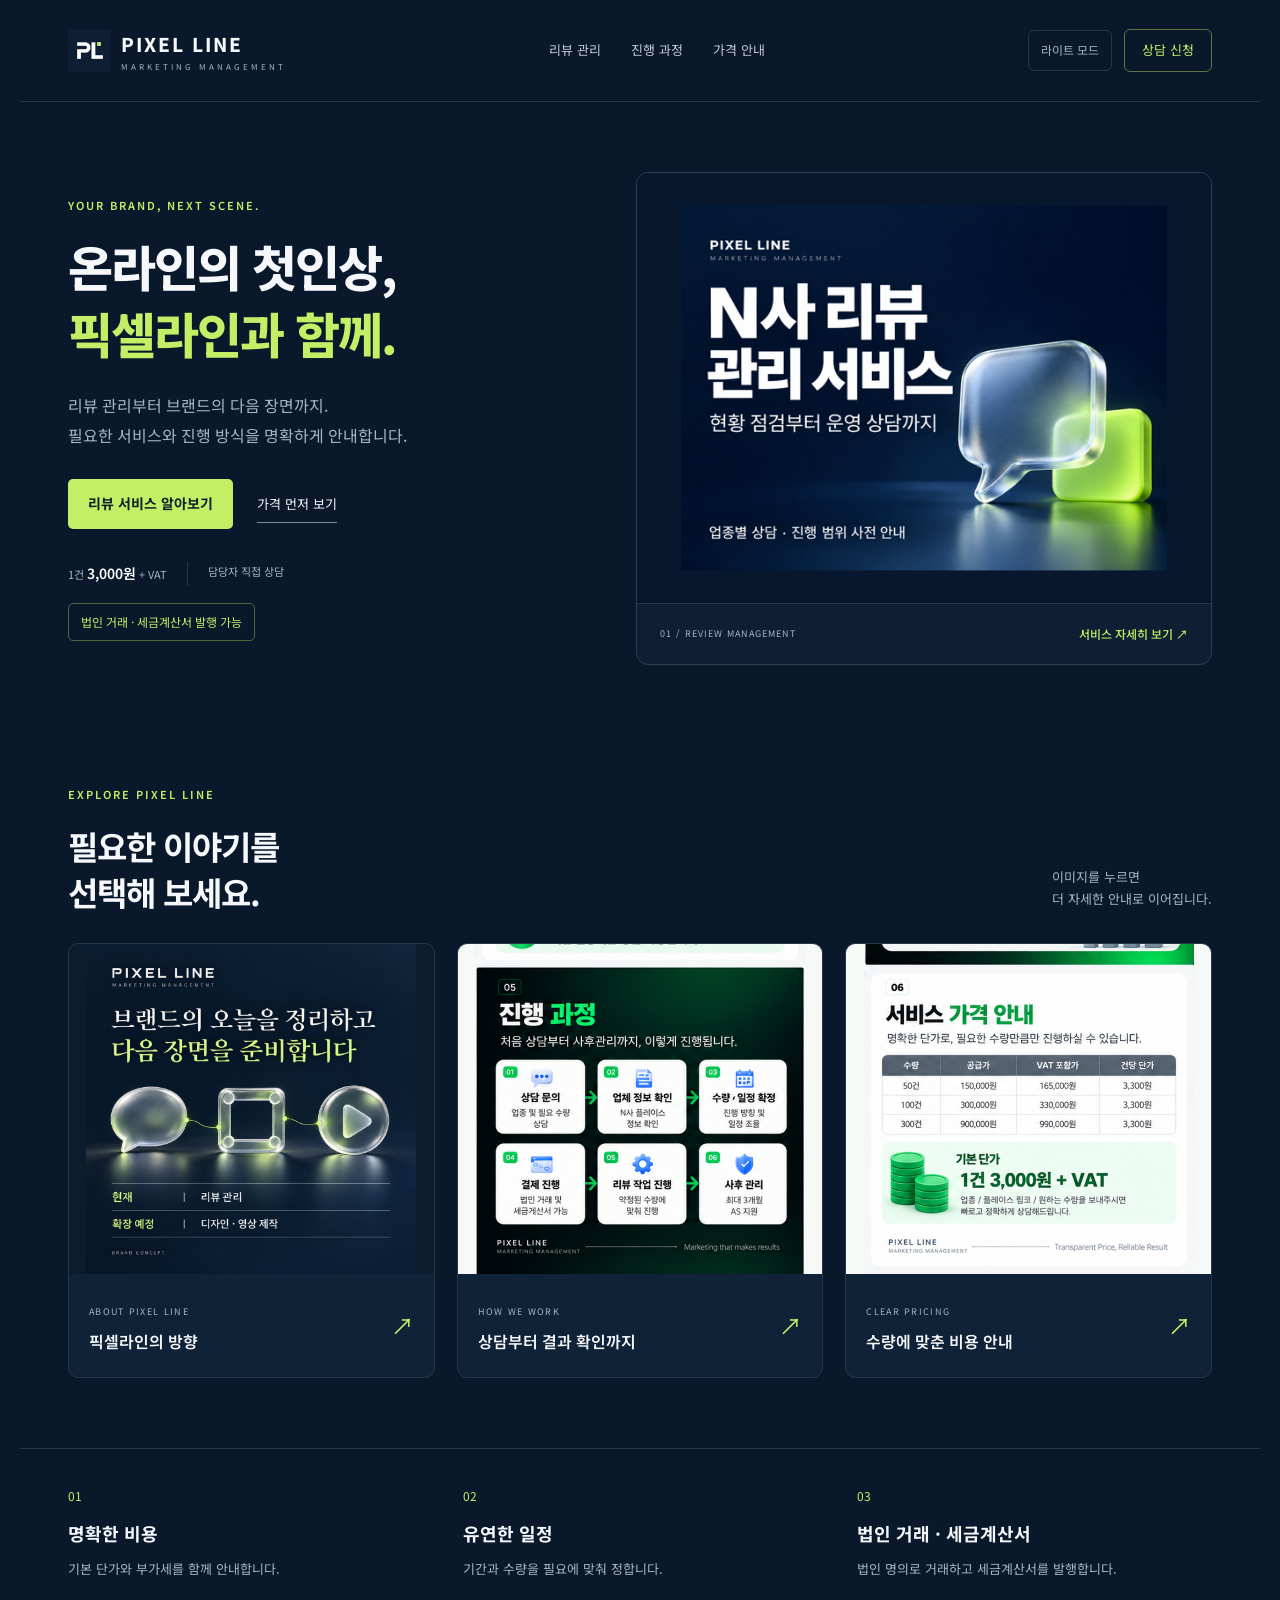
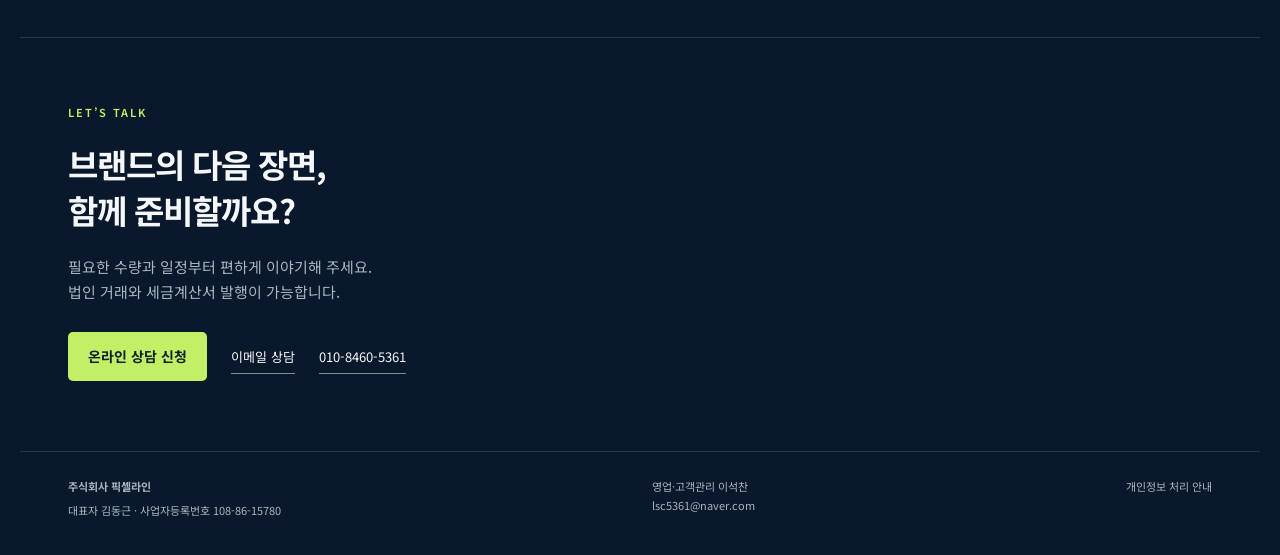
<file: index.html>
<!doctype html><html lang="ko" data-theme="dark"><head><meta charset="utf-8"><meta name="viewport" content="width=device-width,initial-scale=1"><title>픽셀라인 | 리뷰 관리와 브랜드의 다음 장면</title><meta name="description" content="픽셀라인의 실제 방문 경험 기반 리뷰 작성 서비스. 1건 3,000원 + VAT, 법인 거래 및 세금계산서 발행 가능."><link rel="icon" href="assets/logo.png"><script src="script.js" defer></script><link rel="stylesheet" href="style.css"><link href="https://fonts.googleapis.com/css2?family=Noto+Sans+KR:wght@400;500;600;700;800;900&display=swap" rel="stylesheet"></head><body><header class="wrap"><a class="logo" href="index.html"><img src="assets/logo.png" alt="PL 로고"><span>PIXEL LINE<small>MARKETING MANAGEMENT</small></span></a><nav><a href="review.html">리뷰 관리</a><a href="process.html">진행 과정</a><a href="pricing.html">가격 안내</a></nav><div class="header-actions"><button id="theme" type="button" aria-label="밝은 화면으로 바꾸기">라이트 모드</button><a class="contact-link" href="consultation.html">상담 신청</a></div></header><main><section class="hero wrap"><div class="hero-copy"><p class="eyebrow">YOUR BRAND, NEXT SCENE.</p><h1>온라인의 첫인상,<br><em>픽셀라인과 함께.</em></h1><p class="lead">리뷰 관리부터 브랜드의 다음 장면까지.<br>필요한 서비스와 진행 방식을 명확하게 안내합니다.</p><div class="actions"><a class="button" href="review.html">리뷰 서비스 알아보기</a><a class="text-link" href="pricing.html">가격 먼저 보기</a></div><div class="mini"><span>1건 <strong>3,000원</strong> + VAT</span><span>담당자 직접 상담</span></div><p class="corporate-badge">법인 거래 · 세금계산서 발행 가능</p></div><a class="hero-art" href="review.html" aria-label="리뷰 관리 서비스 상세 페이지 보기"><img src="assets/review.png" alt="N사 리뷰 관리 서비스. 현황 점검부터 운영 상담까지."><div class="art-bottom"><span>01 / REVIEW MANAGEMENT</span><strong>서비스 자세히 보기 ↗</strong></div></a></section><section class="explore wrap" id="explore"><div class="section-top"><div><p class="eyebrow">EXPLORE PIXEL LINE</p><h2>필요한 이야기를<br>선택해 보세요.</h2></div><p>이미지를 누르면<br>더 자세한 안내로 이어집니다.</p></div><div class="cards"><a class="visual-card" href="brand.html"><div class="card-image"><img src="assets/brand.png" alt="브랜드의 오늘을 정리하고 다음 장면을 준비합니다" loading="lazy"></div><div class="card-label"><div><span>ABOUT PIXEL LINE</span><h3>픽셀라인의 방향</h3></div><b>↗</b></div></a><a class="visual-card light" href="process.html"><div class="card-image"><img src="assets/detail-05.png" alt="진행은 명확하게. 상담, 범위 확정, 진행 안내, 결과 확인" loading="lazy"></div><div class="card-label"><div><span>HOW WE WORK</span><h3>상담부터 결과 확인까지</h3></div><b>↗</b></div></a><a class="visual-card light" href="pricing.html"><div class="card-image"><img src="assets/detail-06.png" alt="서비스 가격 안내. 50건 165,000원, 100건 330,000원, 300건 990,000원. 부가세 포함" loading="lazy"></div><div class="card-label"><div><span>CLEAR PRICING</span><h3>수량에 맞춘 비용 안내</h3></div><b>↗</b></div></a></div></section><section class="strip wrap"><div><span>01</span><h3>명확한 비용</h3><p>기본 단가와 부가세를 함께 안내합니다.</p></div><div><span>02</span><h3>유연한 일정</h3><p>기간과 수량을 필요에 맞춰 정합니다.</p></div><div><span>03</span><h3>법인 거래 · 세금계산서</h3><p>법인 명의로 거래하고 세금계산서를 발행합니다.</p></div></section></main><section class="contact wrap" id="contact"><p class="eyebrow">LET’S TALK</p><h2>브랜드의 다음 장면,<br>함께 준비할까요?</h2><p>필요한 수량과 일정부터 편하게 이야기해 주세요.<br>법인 거래와 세금계산서 발행이 가능합니다.</p><a class="button" href="consultation.html">온라인 상담 신청</a><a class="text-link" href="mailto:lsc5361@naver.com">이메일 상담</a><a class="text-link" href="tel:+821084605361">010-8460-5361</a></section><footer class="wrap"><div><strong>주식회사 픽셀라인</strong><p>대표자 김동근 · 사업자등록번호 108-86-15780</p></div><div>영업·고객관리 이석찬<br>lsc5361@naver.com</div><a href="privacy.html">개인정보 처리 안내</a></footer></body></html>
</file>
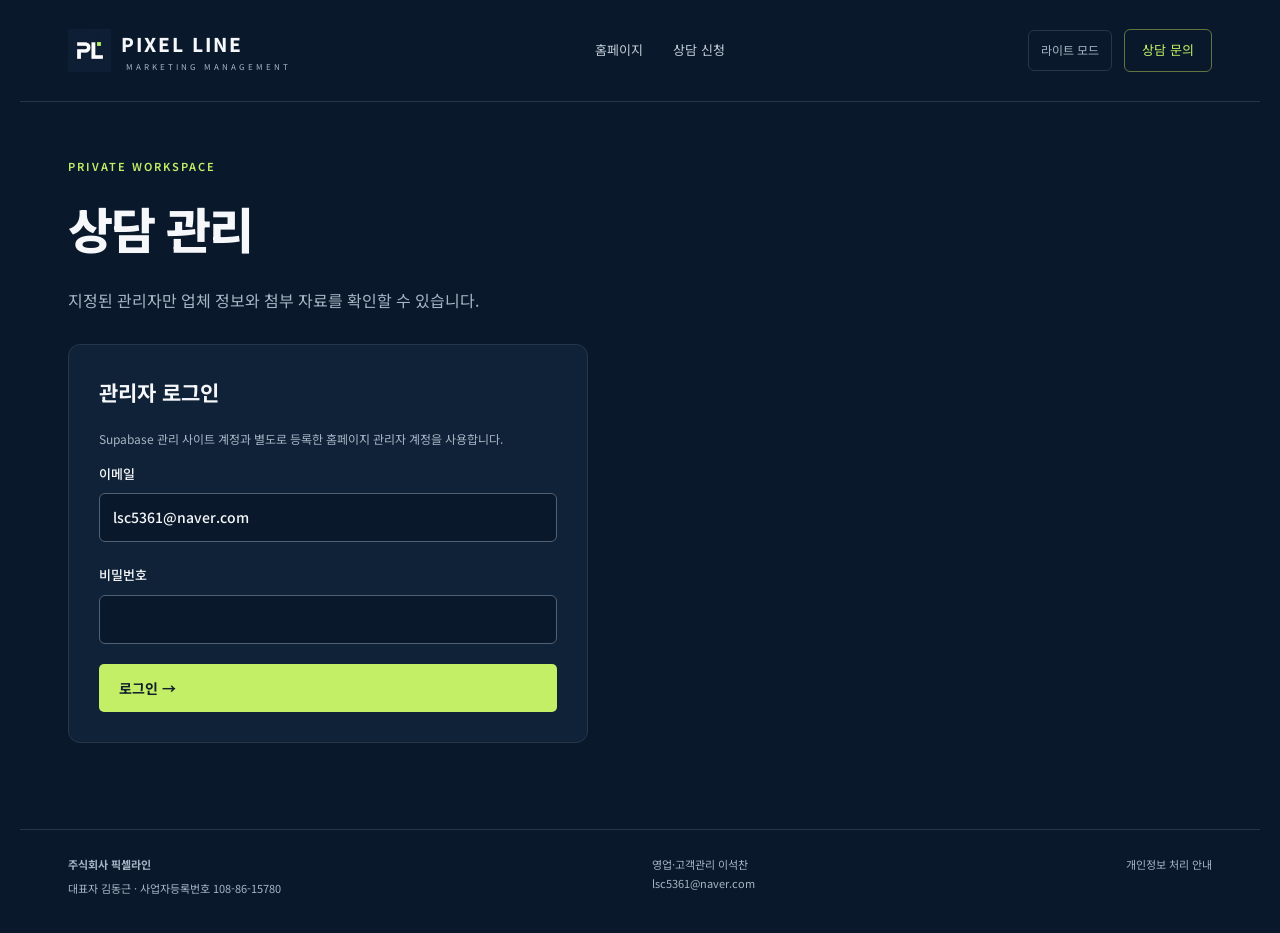
<file: admin.html>
<!doctype html><html lang="ko" data-theme="dark"><head><meta charset="utf-8"><meta name="viewport" content="width=device-width,initial-scale=1"><title>픽셀라인 | 관리자 로그인</title><meta name="description" content="픽셀라인의 실제 방문 경험 기반 리뷰 작성 서비스. 1건 3,000원 + VAT, 법인 거래 및 세금계산서 발행 가능."><link rel="icon" href="assets/logo.png"><script src="script.js" defer></script><link rel="stylesheet" href="style.css"><link href="https://fonts.googleapis.com/css2?family=Noto+Sans+KR:wght@400;500;600;700;800;900&display=swap" rel="stylesheet"><meta name="robots" content="noindex,nofollow"><link rel="stylesheet" href="consultation.css"></head><body><header class="wrap"><a class="logo" href="./"><img src="assets/logo.png" alt="PL 로고"><span>PIXEL LINE<small>MARKETING MANAGEMENT</small></span></a><nav><a href="index.html">홈페이지</a><a href="consultation.html">상담 신청</a></nav><div class="header-actions"><button id="theme" type="button" aria-label="밝은 화면으로 바꾸기">라이트 모드</button><a class="contact-link" href="./#contact">상담 문의</a></div></header><main class="wrap intake"><p class="eyebrow">PRIVATE WORKSPACE</p><h1>상담 관리</h1><p class="lead">지정된 관리자만 업체 정보와 첨부 자료를 확인할 수 있습니다.</p><section class="panel" id="login-panel" style="max-width:520px"><h2>관리자 로그인</h2><p class="hint">Supabase 관리 사이트 계정과 별도로 등록한 홈페이지 관리자 계정을 사용합니다.</p><form id="login"><label>이메일<input id="email" type="email" autocomplete="username" value="lsc5361@naver.com" required></label><label class="phone">비밀번호<input id="password" type="password" autocomplete="current-password" required></label><button class="button submit">로그인 →</button></form></section><p id="notice" role="status"></p><section id="workspace" hidden><div class="actions"><button class="button" id="refresh">새로고침</button><button class="text-link" id="logout">로그아웃</button><span id="total"></span></div><div class="admin-grid" style="margin-top:24px"><section class="panel"><h2>접수 목록</h2><form id="search-form"><label>업체명 검색<input id="search" maxlength="100" placeholder="업체명"></label><button class="button submit">검색</button></form><div class="filters"><button data-filter="" class="active">전체</button><button data-filter="new">신규</button><button data-filter="contacting">연락 중</button><button data-filter="closed">상담 종료</button></div><div id="requests"></div><div class="actions" style="margin-top:20px"><button id="previous">이전</button><button id="next">다음</button></div></section><section class="panel" id="record"><h2>상세 내용</h2><p class="hint">접수 항목을 선택해 주세요.</p></section></div></section></main><footer class="wrap"><div><strong>주식회사 픽셀라인</strong><p>대표자 김동근 · 사업자등록번호 108-86-15780</p></div><div>영업·고객관리 이석찬<br>lsc5361@naver.com</div><a href="privacy.html">개인정보 처리 안내</a></footer><script type="module" src="admin.js"></script></body></html>
</file>
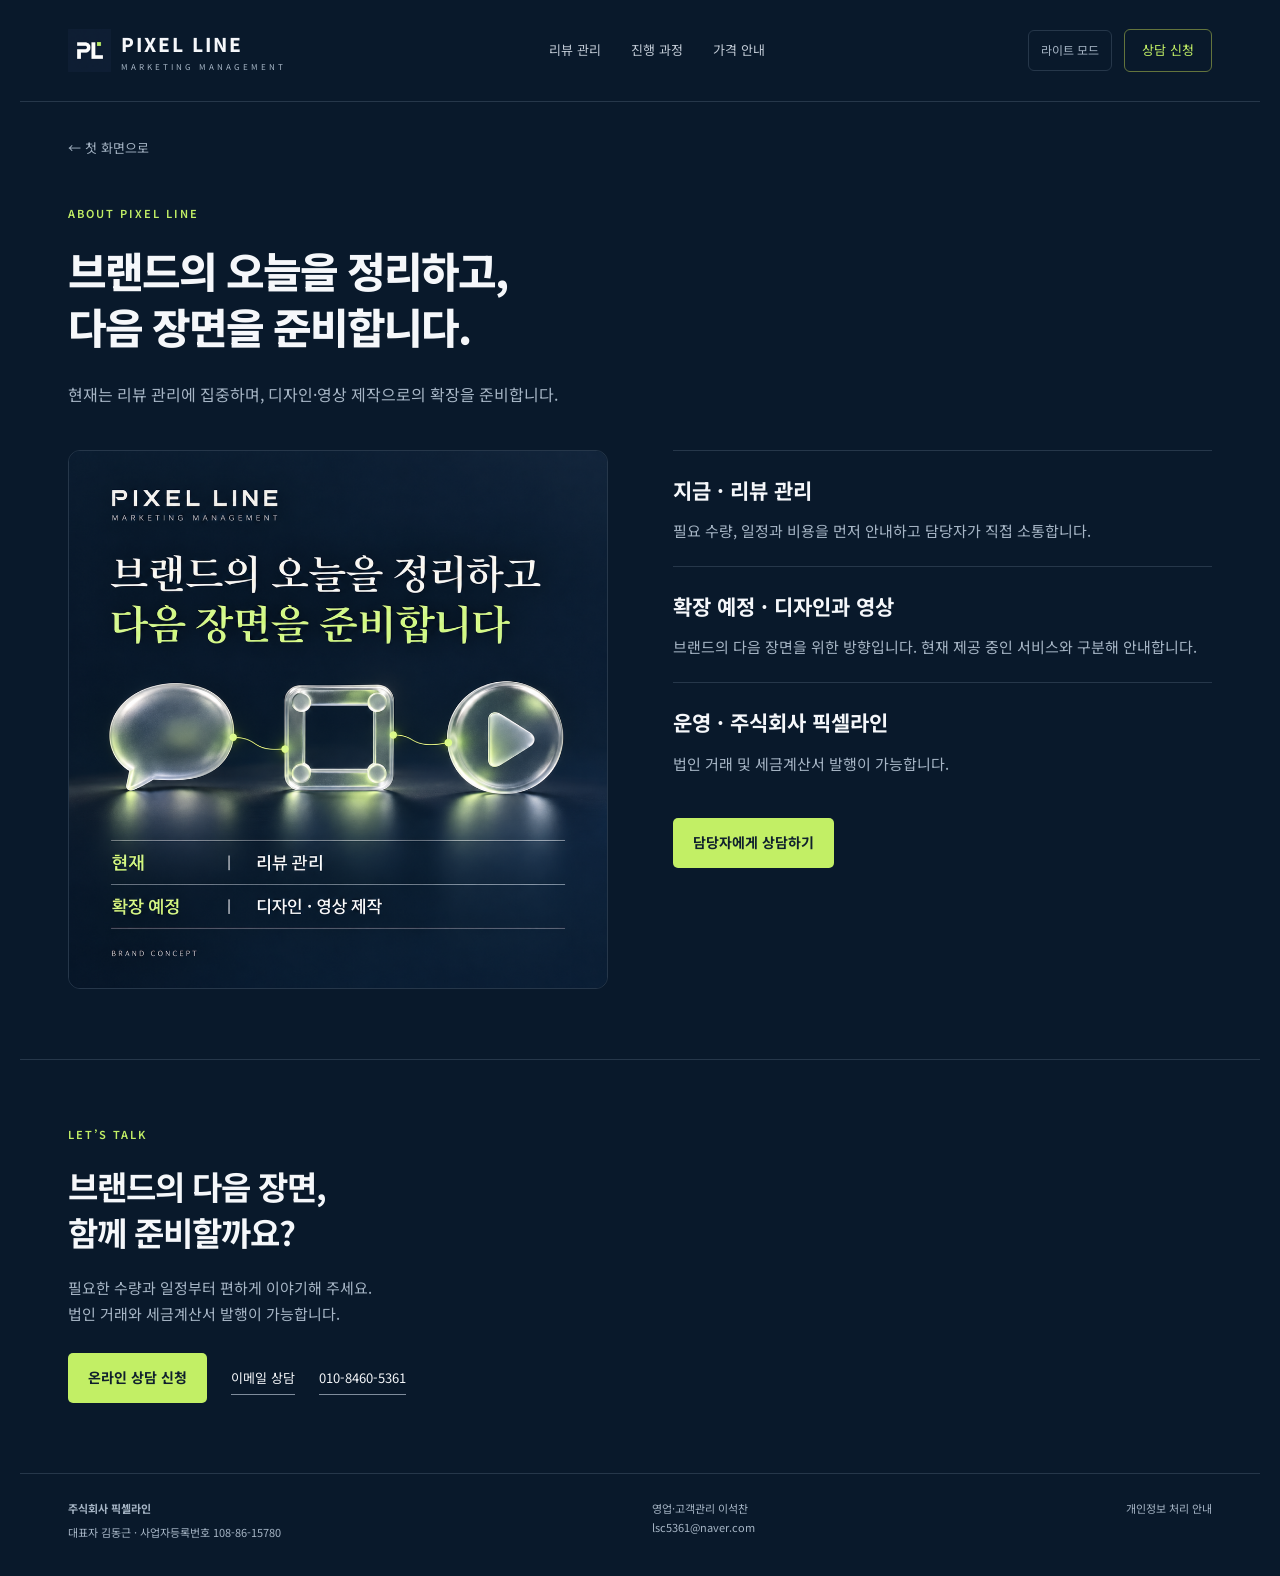
<file: brand.html>
<!doctype html><html lang="ko" data-theme="dark"><head><meta charset="utf-8"><meta name="viewport" content="width=device-width,initial-scale=1"><title>브랜드 소개 | 픽셀라인</title><meta name="description" content="픽셀라인의 실제 방문 경험 기반 리뷰 작성 서비스. 1건 3,000원 + VAT, 법인 거래 및 세금계산서 발행 가능."><link rel="icon" href="assets/logo.png"><script src="script.js" defer></script><link rel="stylesheet" href="style.css"><link href="https://fonts.googleapis.com/css2?family=Noto+Sans+KR:wght@400;500;600;700;800;900&display=swap" rel="stylesheet"></head><body><header class="wrap"><a class="logo" href="index.html"><img src="assets/logo.png" alt="PL 로고"><span>PIXEL LINE<small>MARKETING MANAGEMENT</small></span></a><nav><a href="review.html">리뷰 관리</a><a href="process.html">진행 과정</a><a href="pricing.html">가격 안내</a></nav><div class="header-actions"><button id="theme" type="button" aria-label="밝은 화면으로 바꾸기">라이트 모드</button><a class="contact-link" href="consultation.html">상담 신청</a></div></header><main class="detail wrap"><a class="back" href="index.html">← 첫 화면으로</a><p class="eyebrow">ABOUT PIXEL LINE</p><h1>브랜드의 오늘을 정리하고,<br>다음 장면을 준비합니다.</h1><p class="lead">현재는 리뷰 관리에 집중하며, 디자인·영상 제작으로의 확장을 준비합니다.</p><div class="detail-grid"><div class="detail-visual"><img src="assets/brand.png" alt="픽셀라인 브랜드 방향"></div><div class="detail-copy"><article><h2>지금 · 리뷰 관리</h2><p>필요 수량, 일정과 비용을 먼저 안내하고 담당자가 직접 소통합니다.</p></article><article><h2>확장 예정 · 디자인과 영상</h2><p>브랜드의 다음 장면을 위한 방향입니다. 현재 제공 중인 서비스와 구분해 안내합니다.</p></article><article><h2>운영 · 주식회사 픽셀라인</h2><p>법인 거래 및 세금계산서 발행이 가능합니다.</p></article><a class="button" href="index.html#contact">담당자에게 상담하기</a></div></div></main><section class="contact wrap" id="contact"><p class="eyebrow">LET’S TALK</p><h2>브랜드의 다음 장면,<br>함께 준비할까요?</h2><p>필요한 수량과 일정부터 편하게 이야기해 주세요.<br>법인 거래와 세금계산서 발행이 가능합니다.</p><a class="button" href="consultation.html">온라인 상담 신청</a><a class="text-link" href="mailto:lsc5361@naver.com">이메일 상담</a><a class="text-link" href="tel:+821084605361">010-8460-5361</a></section><footer class="wrap"><div><strong>주식회사 픽셀라인</strong><p>대표자 김동근 · 사업자등록번호 108-86-15780</p></div><div>영업·고객관리 이석찬<br>lsc5361@naver.com</div><a href="privacy.html">개인정보 처리 안내</a></footer></body></html>
</file>
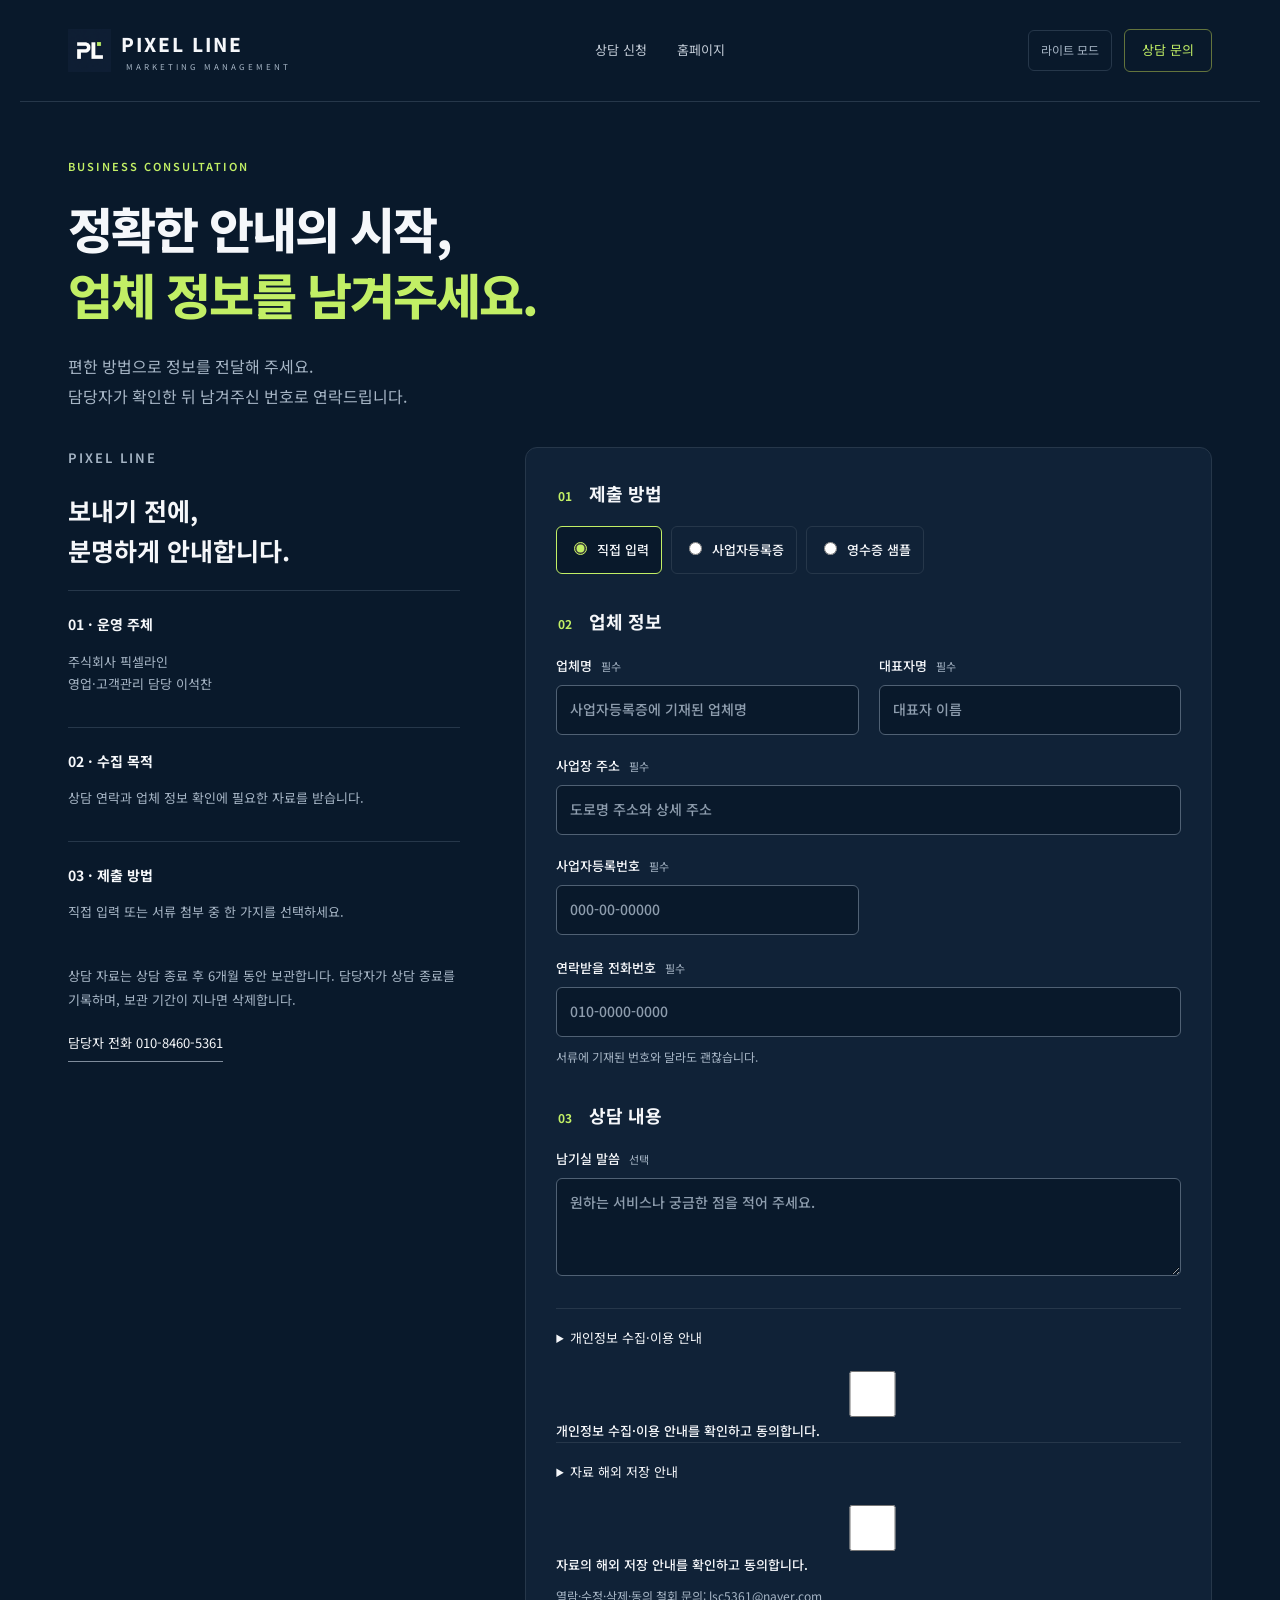
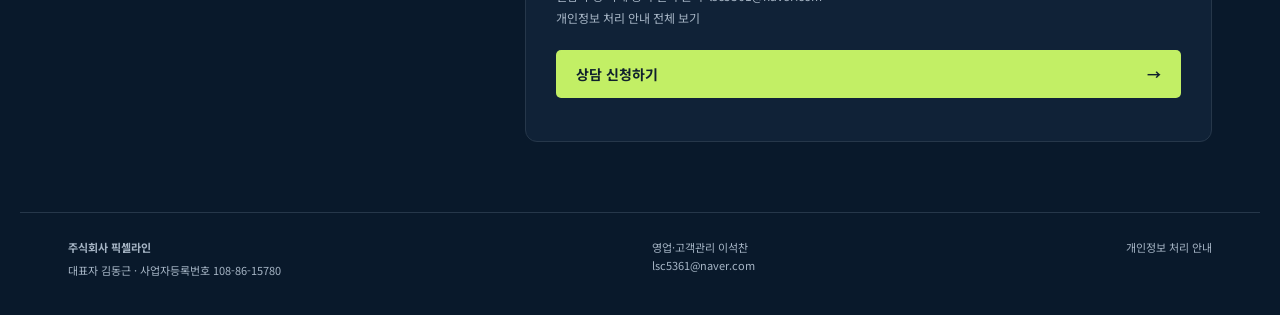
<file: consultation.html>
<!doctype html><html lang="ko" data-theme="dark"><head><meta charset="utf-8"><meta name="viewport" content="width=device-width,initial-scale=1"><title>픽셀라인 | 상담 신청</title><meta name="description" content="픽셀라인의 실제 방문 경험 기반 리뷰 작성 서비스. 1건 3,000원 + VAT, 법인 거래 및 세금계산서 발행 가능."><link rel="icon" href="assets/logo.png"><script src="script.js" defer></script><link rel="stylesheet" href="style.css"><link href="https://fonts.googleapis.com/css2?family=Noto+Sans+KR:wght@400;500;600;700;800;900&display=swap" rel="stylesheet"><meta name="robots" content="noindex,nofollow"><link rel="stylesheet" href="consultation.css"></head><body><header class="wrap"><a class="logo" href="./"><img src="assets/logo.png" alt="PL 로고"><span>PIXEL LINE<small>MARKETING MANAGEMENT</small></span></a><nav><a href="consultation.html">상담 신청</a><a href="index.html">홈페이지</a></nav><div class="header-actions"><button id="theme" type="button" aria-label="밝은 화면으로 바꾸기">라이트 모드</button><a class="contact-link" href="./#contact">상담 문의</a></div></header><main class="wrap intake"><div class="intro"><p class="eyebrow">BUSINESS CONSULTATION</p><h1>정확한 안내의 시작,<br><em>업체 정보를 남겨주세요.</em></h1><p class="lead">편한 방법으로 정보를 전달해 주세요.<br>담당자가 확인한 뒤 남겨주신 번호로 연락드립니다.</p></div><div class="intake-grid"><aside class="trust"><p class="eyebrow">PIXEL LINE</p><h2>보내기 전에,<br>분명하게 안내합니다.</h2><article><b>01 · 운영 주체</b><p>주식회사 픽셀라인<br>영업·고객관리 담당 이석찬</p></article><article><b>02 · 수집 목적</b><p>상담 연락과 업체 정보 확인에 필요한 자료를 받습니다.</p></article><article><b>03 · 제출 방법</b><p>직접 입력 또는 서류 첨부 중 한 가지를 선택하세요.</p></article><p class="hint">상담 자료는 상담 종료 후 6개월 동안 보관합니다. 담당자가 상담 종료를 기록하며, 보관 기간이 지나면 삭제합니다.</p><a class="text-link" href="tel:+821084605361">담당자 전화 010-8460-5361</a></aside><form id="intake" class="panel"><fieldset><legend><span>01</span> 제출 방법</legend><div class="methods"><label><input type="radio" name="method" value="text" checked> 직접 입력</label><label><input type="radio" name="method" value="certificate"> 사업자등록증</label><label><input type="radio" name="method" value="receipt"> 영수증 샘플</label></div></fieldset><fieldset><legend><span>02</span> 업체 정보</legend><div id="text-fields" class="field-grid"><label>업체명 <small>필수</small><input name="company" autocomplete="organization" required maxlength="100" placeholder="사업자등록증에 기재된 업체명" ></label><label>대표자명 <small>필수</small><input name="owner" autocomplete="off" required maxlength="50" placeholder="대표자 이름" ></label><label>사업장 주소 <small>필수</small><input name="address" autocomplete="street-address" required maxlength="250" placeholder="도로명 주소와 상세 주소" ></label><label>사업자등록번호 <small>필수</small><input name="businessNumber" autocomplete="off" required maxlength="12" placeholder="000-00-00000" inputmode="numeric" pattern="[0-9]{3}-?[0-9]{2}-?[0-9]{5}"></label></div><div id="file-fields" hidden><label class="upload">사진 또는 PDF 첨부<input id="attachment" name="attachment" type="file" accept="image/jpeg,image/png,application/pdf"><span class="hint">JPG · PNG · PDF / 1개, 최대 10MB</span></label><p class="hint">업체명·주소·대표자명·사업자등록번호가 보이는 자료를 준비해 주세요. 빠진 정보는 아래에 적어 주세요.</p><label>빠진 정보 보충 <small>선택</small><textarea name="supplemental" rows="3" maxlength="1000" placeholder="서류에서 확인할 수 없는 정보만 적어 주세요."></textarea></label><p class="hint">카드번호·주민등록번호·고객 이름 등 상담에 필요하지 않은 정보는 반드시 가려 주세요. 업체 정보를 전달할 권한이 있는 자료만 첨부해 주세요.</p></div><label class="phone">연락받을 전화번호 <small>필수</small><input name="phone" type="tel" autocomplete="tel" required maxlength="20" placeholder="010-0000-0000"><span class="hint">서류에 기재된 번호와 달라도 괜찮습니다.</span></label></fieldset><fieldset><legend><span>03</span> 상담 내용</legend><label>남기실 말씀 <small>선택</small><textarea name="message" rows="3" maxlength="2000" placeholder="원하는 서비스나 궁금한 점을 적어 주세요."></textarea></label></fieldset><details><summary>개인정보 수집·이용 안내</summary><p class="hint">수집 주체: 주식회사 픽셀라인<br>목적: 상담 연락 및 업체 정보 확인<br>항목: 업체명, 사업장 주소, 대표자명, 전화번호, 사업자등록번호, 선택한 첨부 자료와 문의 내용<br>보관 기간: 상담 종료 후 6개월<br>동의를 거부할 수 있으며, 필수 정보 없이는 온라인 접수가 어렵습니다.</p></details><label class="phone"><input type="checkbox" id="consent" required> 개인정보 수집·이용 안내를 확인하고 동의합니다.</label><details><summary>자료 해외 저장 안내</summary><p class="hint">수탁사: Supabase Pte. Ltd. (privacy@supabase.com)<br>저장 국가·지역: 일본 도쿄 (선택한 서버 지역)<br>항목: 위 신청서에 입력한 업체 정보·연락처·문의 내용 및 첨부파일<br>목적: 상담 접수 자료 보관 및 관리자 조회<br>시점·방법: 신청 시 암호화된 인터넷 연결로 전송<br>보관 기간: 상담 종료 후 6개월<br>해외 저장 동의를 거부할 수 있습니다. 이 경우 온라인 접수 대신 담당자에게 전화로 문의해 주세요.</p></details><label class="phone"><input type="checkbox" id="overseas-consent" required> 자료의 해외 저장 안내를 확인하고 동의합니다.</label><p class="hint">열람·수정·삭제·동의 철회 문의: <a href="mailto:lsc5361@naver.com">lsc5361@naver.com</a><br><a href="privacy.html">개인정보 처리 안내 전체 보기</a></p><div hidden aria-hidden="true"><label>웹사이트<input name="website" tabindex="-1" autocomplete="off"></label></div><button class="button submit" type="submit">상담 신청하기 <span>→</span></button><p id="form-result" role="status"></p></form></div></main><footer class="wrap"><div><strong>주식회사 픽셀라인</strong><p>대표자 김동근 · 사업자등록번호 108-86-15780</p></div><div>영업·고객관리 이석찬<br>lsc5361@naver.com</div><a href="privacy.html">개인정보 처리 안내</a></footer><script type="module" src="consultation-live.js"></script></body></html>
</file>
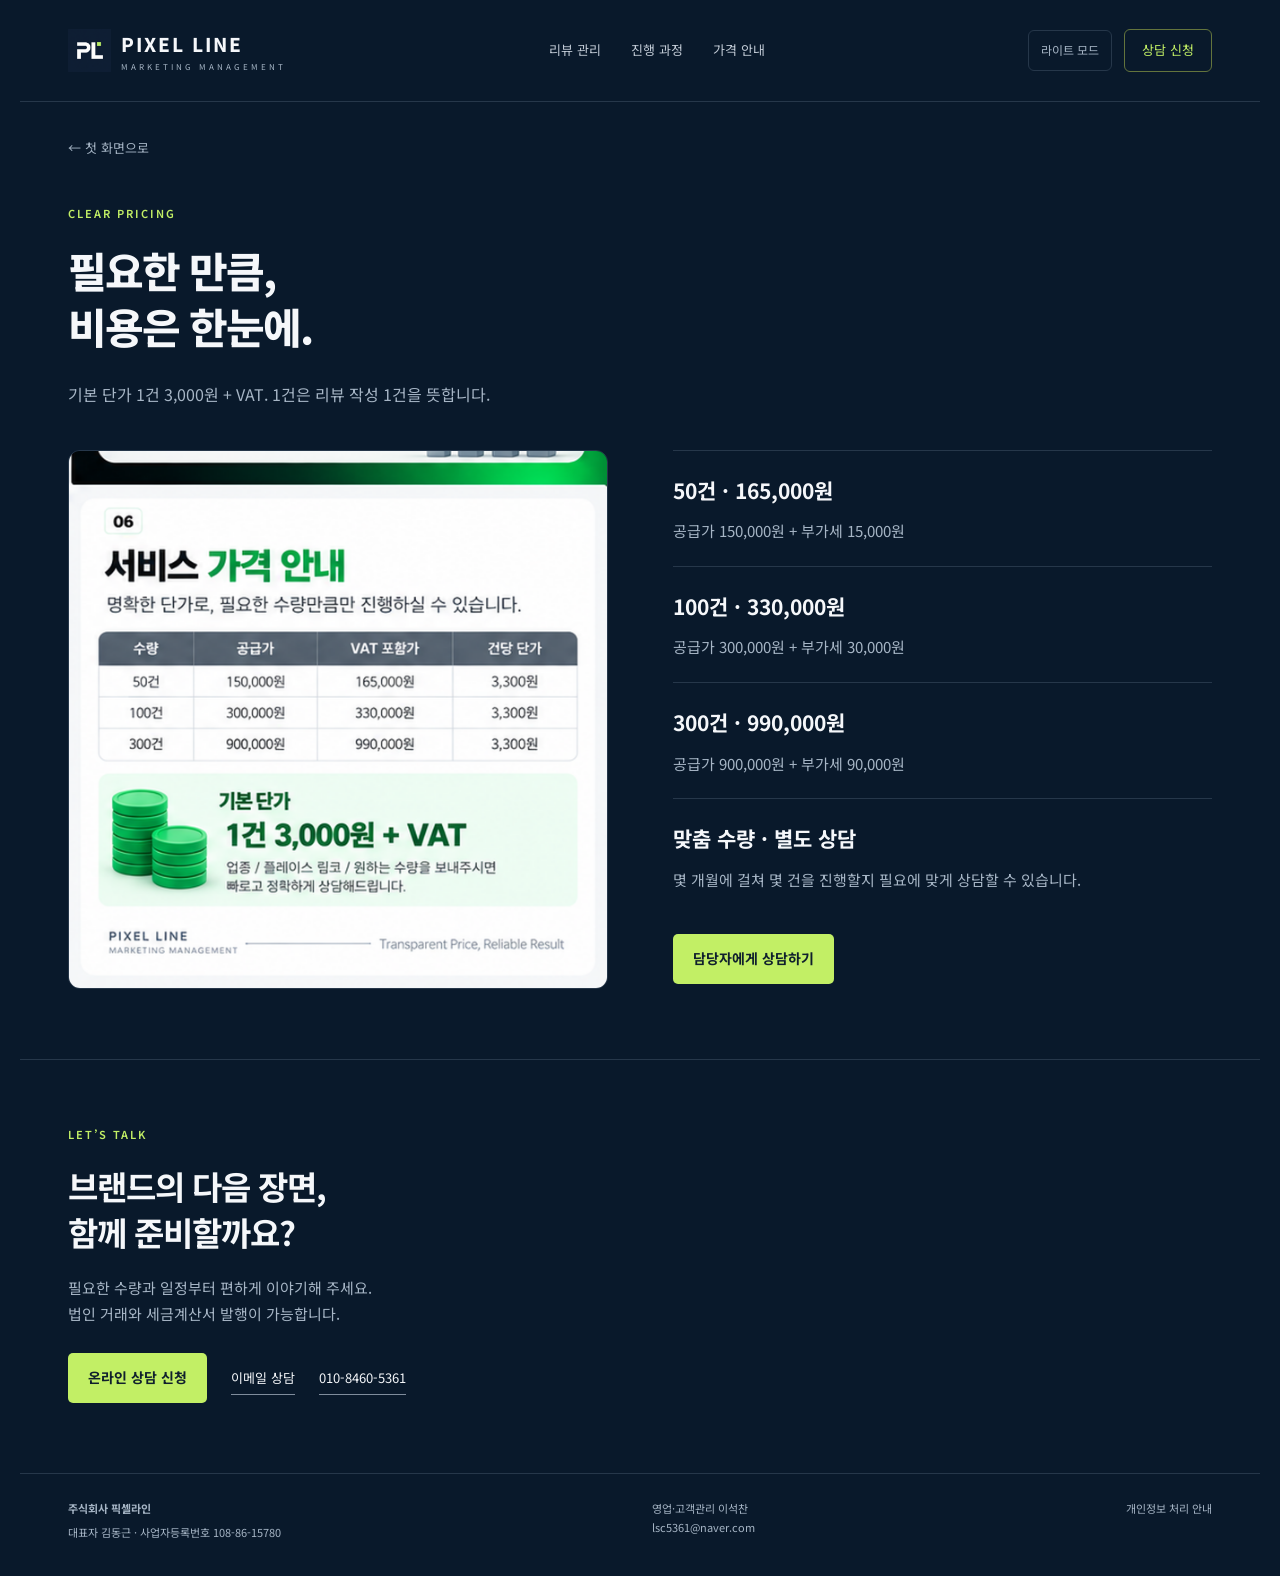
<file: pricing.html>
<!doctype html><html lang="ko" data-theme="dark"><head><meta charset="utf-8"><meta name="viewport" content="width=device-width,initial-scale=1"><title>서비스 가격 안내 | 픽셀라인</title><meta name="description" content="픽셀라인의 실제 방문 경험 기반 리뷰 작성 서비스. 1건 3,000원 + VAT, 법인 거래 및 세금계산서 발행 가능."><link rel="icon" href="assets/logo.png"><script src="script.js" defer></script><link rel="stylesheet" href="style.css"><link href="https://fonts.googleapis.com/css2?family=Noto+Sans+KR:wght@400;500;600;700;800;900&display=swap" rel="stylesheet"></head><body><header class="wrap"><a class="logo" href="index.html"><img src="assets/logo.png" alt="PL 로고"><span>PIXEL LINE<small>MARKETING MANAGEMENT</small></span></a><nav><a href="review.html">리뷰 관리</a><a href="process.html">진행 과정</a><a href="pricing.html">가격 안내</a></nav><div class="header-actions"><button id="theme" type="button" aria-label="밝은 화면으로 바꾸기">라이트 모드</button><a class="contact-link" href="consultation.html">상담 신청</a></div></header><main class="detail wrap"><a class="back" href="index.html">← 첫 화면으로</a><p class="eyebrow">CLEAR PRICING</p><h1>필요한 만큼,<br>비용은 한눈에.</h1><p class="lead">기본 단가 1건 3,000원 + VAT. 1건은 리뷰 작성 1건을 뜻합니다.</p><div class="detail-grid"><div class="detail-visual"><img src="assets/detail-06.png" alt="수량별 서비스 가격 안내"></div><div class="detail-copy"><article><h2>50건 · 165,000원</h2><p>공급가 150,000원 + 부가세 15,000원</p></article><article><h2>100건 · 330,000원</h2><p>공급가 300,000원 + 부가세 30,000원</p></article><article><h2>300건 · 990,000원</h2><p>공급가 900,000원 + 부가세 90,000원</p></article><article><h2>맞춤 수량 · 별도 상담</h2><p>몇 개월에 걸쳐 몇 건을 진행할지 필요에 맞게 상담할 수 있습니다.</p></article><a class="button" href="index.html#contact">담당자에게 상담하기</a></div></div></main><section class="contact wrap" id="contact"><p class="eyebrow">LET’S TALK</p><h2>브랜드의 다음 장면,<br>함께 준비할까요?</h2><p>필요한 수량과 일정부터 편하게 이야기해 주세요.<br>법인 거래와 세금계산서 발행이 가능합니다.</p><a class="button" href="consultation.html">온라인 상담 신청</a><a class="text-link" href="mailto:lsc5361@naver.com">이메일 상담</a><a class="text-link" href="tel:+821084605361">010-8460-5361</a></section><footer class="wrap"><div><strong>주식회사 픽셀라인</strong><p>대표자 김동근 · 사업자등록번호 108-86-15780</p></div><div>영업·고객관리 이석찬<br>lsc5361@naver.com</div><a href="privacy.html">개인정보 처리 안내</a></footer></body></html>
</file>
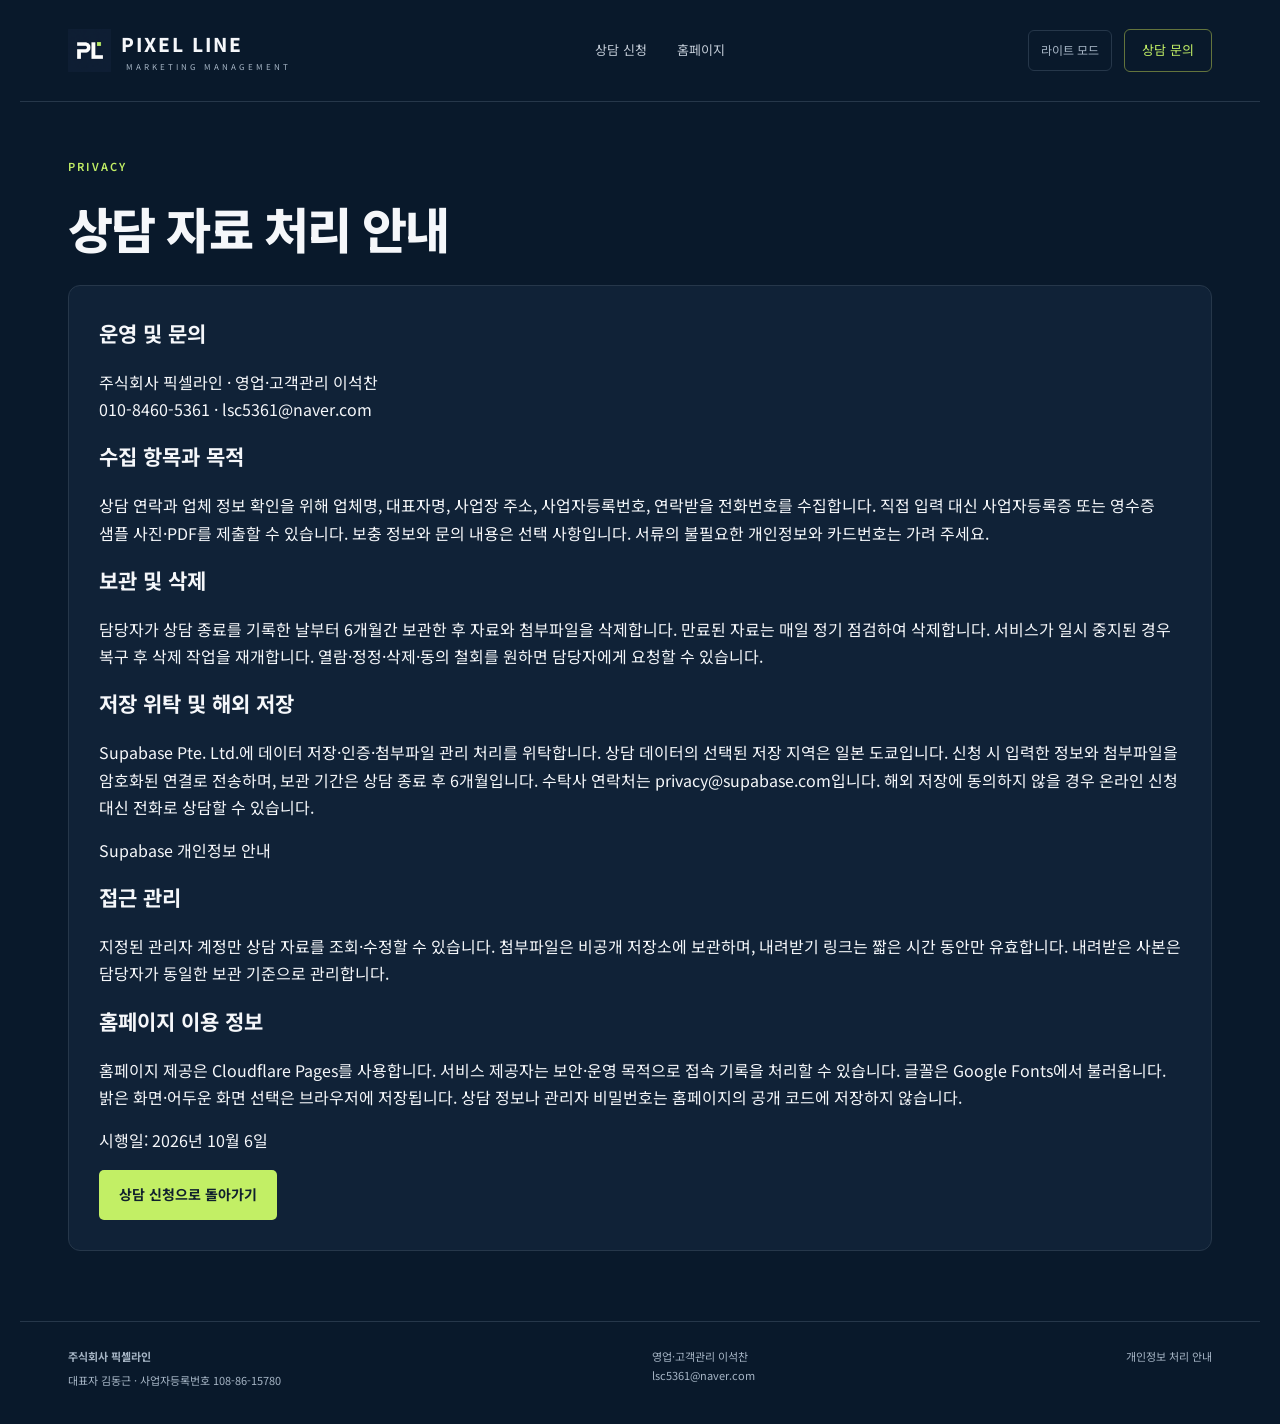
<file: privacy.html>
<!doctype html><html lang="ko" data-theme="dark"><head><meta charset="utf-8"><meta name="viewport" content="width=device-width,initial-scale=1"><title>픽셀라인 | 개인정보 처리 안내</title><meta name="description" content="픽셀라인의 실제 방문 경험 기반 리뷰 작성 서비스. 1건 3,000원 + VAT, 법인 거래 및 세금계산서 발행 가능."><link rel="icon" href="assets/logo.png"><script src="script.js" defer></script><link rel="stylesheet" href="style.css"><link href="https://fonts.googleapis.com/css2?family=Noto+Sans+KR:wght@400;500;600;700;800;900&display=swap" rel="stylesheet"><meta name="robots" content="noindex,nofollow"><link rel="stylesheet" href="consultation.css"></head><body><header class="wrap"><a class="logo" href="./"><img src="assets/logo.png" alt="PL 로고"><span>PIXEL LINE<small>MARKETING MANAGEMENT</small></span></a><nav><a href="consultation.html">상담 신청</a><a href="index.html">홈페이지</a></nav><div class="header-actions"><button id="theme" type="button" aria-label="밝은 화면으로 바꾸기">라이트 모드</button><a class="contact-link" href="./#contact">상담 문의</a></div></header><main class="wrap intake"><p class="eyebrow">PRIVACY</p><h1>상담 자료 처리 안내</h1><section class="panel"><h2>운영 및 문의</h2><p>주식회사 픽셀라인 · 영업·고객관리 이석찬<br>010-8460-5361 · lsc5361@naver.com</p><h2>수집 항목과 목적</h2><p>상담 연락과 업체 정보 확인을 위해 업체명, 대표자명, 사업장 주소, 사업자등록번호, 연락받을 전화번호를 수집합니다. 직접 입력 대신 사업자등록증 또는 영수증 샘플 사진·PDF를 제출할 수 있습니다. 보충 정보와 문의 내용은 선택 사항입니다. 서류의 불필요한 개인정보와 카드번호는 가려 주세요.</p><h2>보관 및 삭제</h2><p>담당자가 상담 종료를 기록한 날부터 6개월간 보관한 후 자료와 첨부파일을 삭제합니다. 만료된 자료는 매일 정기 점검하여 삭제합니다. 서비스가 일시 중지된 경우 복구 후 삭제 작업을 재개합니다. 열람·정정·삭제·동의 철회를 원하면 담당자에게 요청할 수 있습니다.</p><h2>저장 위탁 및 해외 저장</h2><p>Supabase Pte. Ltd.에 데이터 저장·인증·첨부파일 관리 처리를 위탁합니다. 상담 데이터의 선택된 저장 지역은 일본 도쿄입니다. 신청 시 입력한 정보와 첨부파일을 암호화된 연결로 전송하며, 보관 기간은 상담 종료 후 6개월입니다. 수탁사 연락처는 privacy@supabase.com입니다. 해외 저장에 동의하지 않을 경우 온라인 신청 대신 전화로 상담할 수 있습니다.</p><p><a href="https://supabase.com/privacy" target="_blank" rel="noopener noreferrer">Supabase 개인정보 안내</a></p><h2>접근 관리</h2><p>지정된 관리자 계정만 상담 자료를 조회·수정할 수 있습니다. 첨부파일은 비공개 저장소에 보관하며, 내려받기 링크는 짧은 시간 동안만 유효합니다. 내려받은 사본은 담당자가 동일한 보관 기준으로 관리합니다.</p><h2>홈페이지 이용 정보</h2><p>홈페이지 제공은 Cloudflare Pages를 사용합니다. 서비스 제공자는 보안·운영 목적으로 접속 기록을 처리할 수 있습니다. 글꼴은 Google Fonts에서 불러옵니다. 밝은 화면·어두운 화면 선택은 브라우저에 저장됩니다. 상담 정보나 관리자 비밀번호는 홈페이지의 공개 코드에 저장하지 않습니다.</p><p>시행일: 2026년 10월 6일</p><a class="button" href="consultation.html">상담 신청으로 돌아가기</a></section></main><footer class="wrap"><div><strong>주식회사 픽셀라인</strong><p>대표자 김동근 · 사업자등록번호 108-86-15780</p></div><div>영업·고객관리 이석찬<br>lsc5361@naver.com</div><a href="privacy.html">개인정보 처리 안내</a></footer></body></html>
</file>
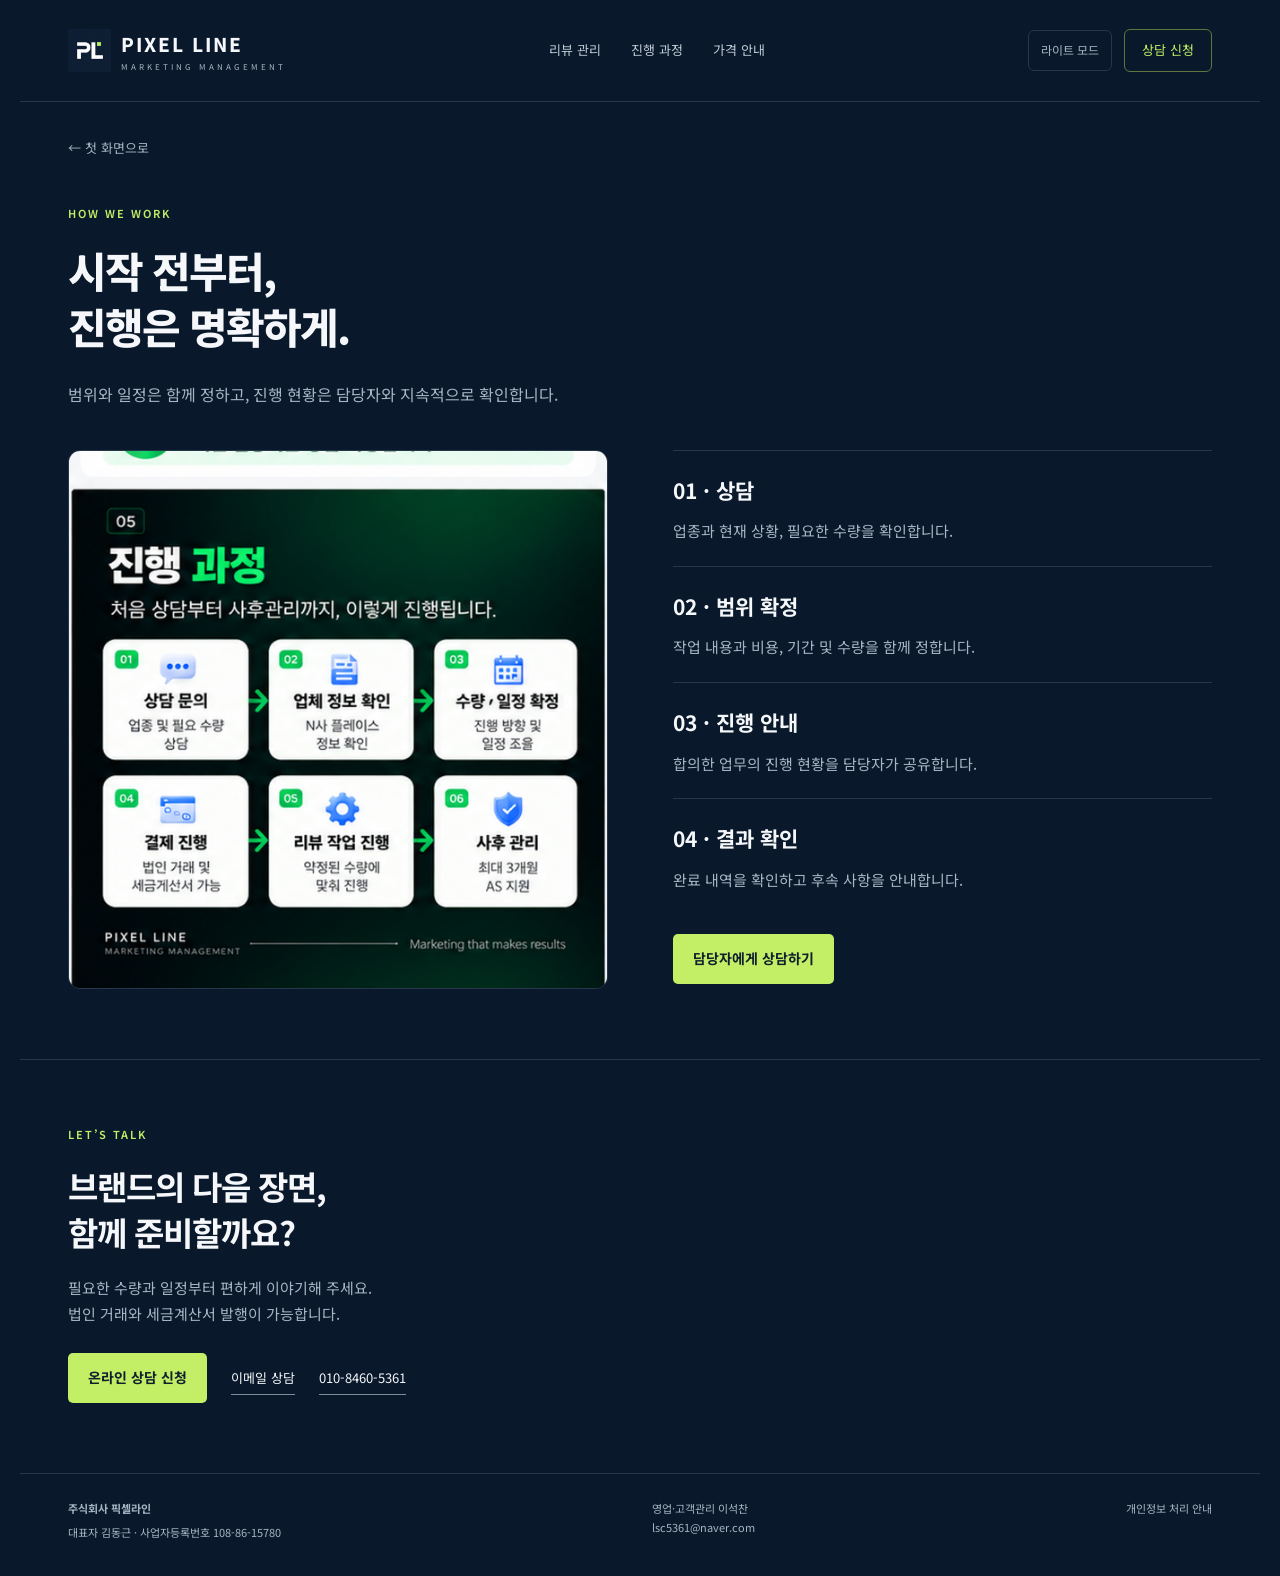
<file: process.html>
<!doctype html><html lang="ko" data-theme="dark"><head><meta charset="utf-8"><meta name="viewport" content="width=device-width,initial-scale=1"><title>진행 과정 | 픽셀라인</title><meta name="description" content="픽셀라인의 실제 방문 경험 기반 리뷰 작성 서비스. 1건 3,000원 + VAT, 법인 거래 및 세금계산서 발행 가능."><link rel="icon" href="assets/logo.png"><script src="script.js" defer></script><link rel="stylesheet" href="style.css"><link href="https://fonts.googleapis.com/css2?family=Noto+Sans+KR:wght@400;500;600;700;800;900&display=swap" rel="stylesheet"></head><body><header class="wrap"><a class="logo" href="index.html"><img src="assets/logo.png" alt="PL 로고"><span>PIXEL LINE<small>MARKETING MANAGEMENT</small></span></a><nav><a href="review.html">리뷰 관리</a><a href="process.html">진행 과정</a><a href="pricing.html">가격 안내</a></nav><div class="header-actions"><button id="theme" type="button" aria-label="밝은 화면으로 바꾸기">라이트 모드</button><a class="contact-link" href="consultation.html">상담 신청</a></div></header><main class="detail wrap"><a class="back" href="index.html">← 첫 화면으로</a><p class="eyebrow">HOW WE WORK</p><h1>시작 전부터,<br>진행은 명확하게.</h1><p class="lead">범위와 일정은 함께 정하고, 진행 현황은 담당자와 지속적으로 확인합니다.</p><div class="detail-grid"><div class="detail-visual"><img src="assets/detail-05.png" alt="상담부터 결과 확인까지의 진행 과정"></div><div class="detail-copy"><article><h2>01 · 상담</h2><p>업종과 현재 상황, 필요한 수량을 확인합니다.</p></article><article><h2>02 · 범위 확정</h2><p>작업 내용과 비용, 기간 및 수량을 함께 정합니다.</p></article><article><h2>03 · 진행 안내</h2><p>합의한 업무의 진행 현황을 담당자가 공유합니다.</p></article><article><h2>04 · 결과 확인</h2><p>완료 내역을 확인하고 후속 사항을 안내합니다.</p></article><a class="button" href="index.html#contact">담당자에게 상담하기</a></div></div></main><section class="contact wrap" id="contact"><p class="eyebrow">LET’S TALK</p><h2>브랜드의 다음 장면,<br>함께 준비할까요?</h2><p>필요한 수량과 일정부터 편하게 이야기해 주세요.<br>법인 거래와 세금계산서 발행이 가능합니다.</p><a class="button" href="consultation.html">온라인 상담 신청</a><a class="text-link" href="mailto:lsc5361@naver.com">이메일 상담</a><a class="text-link" href="tel:+821084605361">010-8460-5361</a></section><footer class="wrap"><div><strong>주식회사 픽셀라인</strong><p>대표자 김동근 · 사업자등록번호 108-86-15780</p></div><div>영업·고객관리 이석찬<br>lsc5361@naver.com</div><a href="privacy.html">개인정보 처리 안내</a></footer></body></html>
</file>
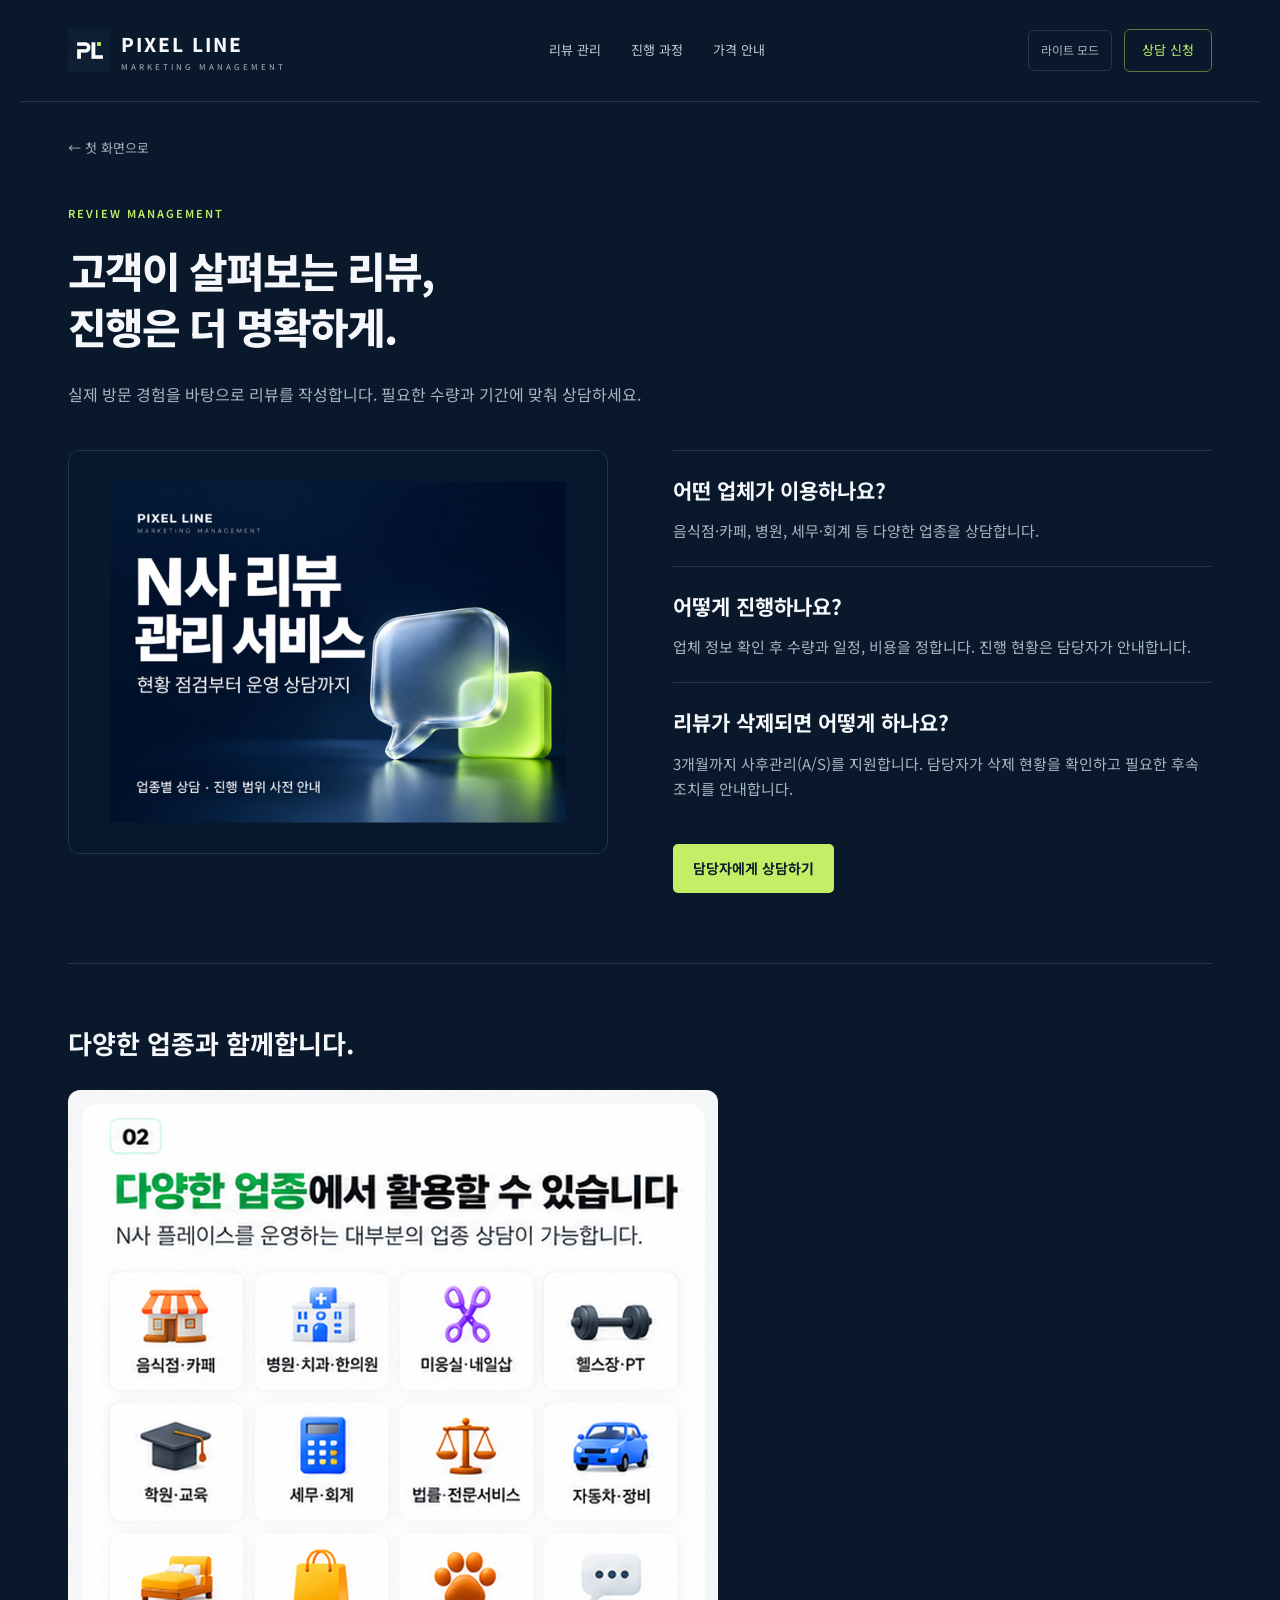
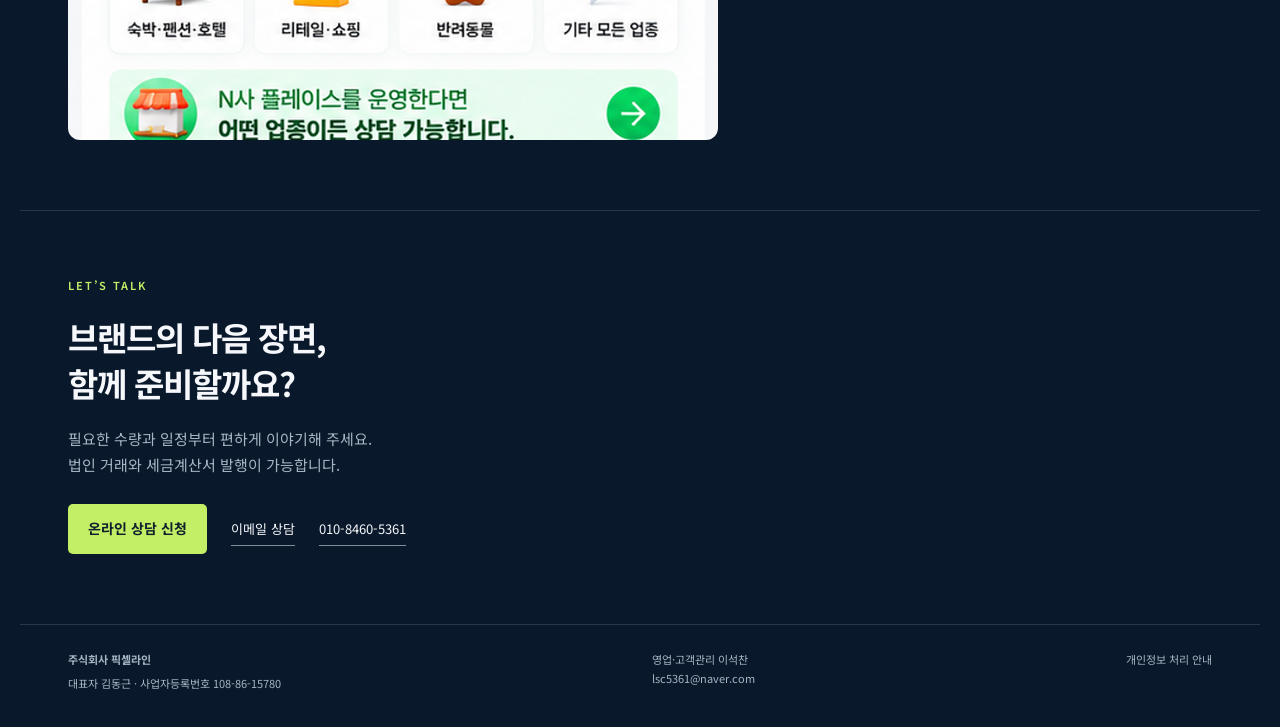
<file: review.html>
<!doctype html><html lang="ko" data-theme="dark"><head><meta charset="utf-8"><meta name="viewport" content="width=device-width,initial-scale=1"><title>리뷰 관리 서비스 | 픽셀라인</title><meta name="description" content="픽셀라인의 실제 방문 경험 기반 리뷰 작성 서비스. 1건 3,000원 + VAT, 법인 거래 및 세금계산서 발행 가능."><link rel="icon" href="assets/logo.png"><script src="script.js" defer></script><link rel="stylesheet" href="style.css"><link href="https://fonts.googleapis.com/css2?family=Noto+Sans+KR:wght@400;500;600;700;800;900&display=swap" rel="stylesheet"></head><body><header class="wrap"><a class="logo" href="index.html"><img src="assets/logo.png" alt="PL 로고"><span>PIXEL LINE<small>MARKETING MANAGEMENT</small></span></a><nav><a href="review.html">리뷰 관리</a><a href="process.html">진행 과정</a><a href="pricing.html">가격 안내</a></nav><div class="header-actions"><button id="theme" type="button" aria-label="밝은 화면으로 바꾸기">라이트 모드</button><a class="contact-link" href="consultation.html">상담 신청</a></div></header><main class="detail wrap"><a class="back" href="index.html">← 첫 화면으로</a><p class="eyebrow">REVIEW MANAGEMENT</p><h1>고객이 살펴보는 리뷰,<br>진행은 더 명확하게.</h1><p class="lead">실제 방문 경험을 바탕으로 리뷰를 작성합니다. 필요한 수량과 기간에 맞춰 상담하세요.</p><div class="detail-grid"><div class="detail-visual"><img src="assets/review.png" alt="리뷰 관리 서비스 안내"></div><div class="detail-copy"><article><h2>어떤 업체가 이용하나요?</h2><p>음식점·카페, 병원, 세무·회계 등 다양한 업종을 상담합니다.</p></article><article><h2>어떻게 진행하나요?</h2><p>업체 정보 확인 후 수량과 일정, 비용을 정합니다. 진행 현황은 담당자가 안내합니다.</p></article><article><h2>리뷰가 삭제되면 어떻게 하나요?</h2><p>3개월까지 사후관리(A/S)를 지원합니다. 담당자가 삭제 현황을 확인하고 필요한 후속 조치를 안내합니다.</p></article><a class="button" href="index.html#contact">담당자에게 상담하기</a></div></div><section class="additional"><h2>다양한 업종과 함께합니다.</h2><img src="assets/detail-02.png" alt="음식점, 병원, 미용실, 학원, 세무 회계 등 상담 가능 업종" loading="lazy"></section></main><section class="contact wrap" id="contact"><p class="eyebrow">LET’S TALK</p><h2>브랜드의 다음 장면,<br>함께 준비할까요?</h2><p>필요한 수량과 일정부터 편하게 이야기해 주세요.<br>법인 거래와 세금계산서 발행이 가능합니다.</p><a class="button" href="consultation.html">온라인 상담 신청</a><a class="text-link" href="mailto:lsc5361@naver.com">이메일 상담</a><a class="text-link" href="tel:+821084605361">010-8460-5361</a></section><footer class="wrap"><div><strong>주식회사 픽셀라인</strong><p>대표자 김동근 · 사업자등록번호 108-86-15780</p></div><div>영업·고객관리 이석찬<br>lsc5361@naver.com</div><a href="privacy.html">개인정보 처리 안내</a></footer></body></html>
</file>
<file: style.css>
:root{--navy:#09192b;--panel:#102237;--line:#26374a;--lime:#c2ef65;--text:#f5f7fa;--muted:#a6b5c5}*{box-sizing:border-box}body{margin:0;background:var(--navy);color:var(--text);font-family:'Noto Sans KR',sans-serif;line-height:1.7;word-break:keep-all}a{color:inherit;text-decoration:none}img{max-width:100%;display:block}button,a{-webkit-tap-highlight-color:transparent}:focus-visible{outline:3px solid var(--lime);outline-offset:5px}.wrap{max-width:1240px;margin:auto;padding-left:48px;padding-right:48px}.preview{background:var(--lime);color:#14212e;font-size:11px;letter-spacing:1px;text-align:center;padding:7px 15px;font-weight:700}.preview span{font-weight:400;margin-left:16px;letter-spacing:0}header{height:102px;display:flex;align-items:center;justify-content:space-between;gap:25px;border-bottom:1px solid var(--line)}.logo{display:flex;align-items:center;gap:10px;white-space:nowrap}.logo img{width:43px;height:43px}.logo>span{font-size:19px;letter-spacing:2px;font-weight:800}.logo small{display:block;font-size:8px;font-weight:400;letter-spacing:3px;color:var(--muted)}nav{display:flex;gap:30px;font-size:13px;color:#c2cbd6}.contact-link{font-size:13px;padding:9px 17px;border:1px solid #63743d;border-radius:6px;color:var(--lime)}.hero{display:grid;grid-template-columns:1fr 1.1fr;align-items:center;gap:44px;padding-top:70px;padding-bottom:76px}.eyebrow{color:var(--lime);font-size:11px;font-weight:600;letter-spacing:2px;margin:0 0 19px}h1{font-size:clamp(34px,4vw,49px);line-height:1.35;letter-spacing:-2px;margin:0 0 24px;font-weight:800}h1 em{font-style:normal;color:var(--lime)}.lead{font-size:16px;color:var(--muted);line-height:1.9;margin:0 0 29px}.actions{display:flex;gap:24px;align-items:center;flex-wrap:wrap}.button{display:inline-flex;align-items:center;justify-content:center;min-height:48px;background:var(--lime);color:#10202d;padding:13px 20px;border-radius:5px;font-size:14px;font-weight:700}.text-link{font-size:13px;border-bottom:1px solid #7f8c9c;padding:7px 0}.mini{margin-top:33px;display:flex;gap:20px;color:var(--muted);font-size:11px}.mini strong{color:#fff;font-size:14px;font-weight:600}.mini>span+span{border-left:1px solid var(--line);padding-left:20px}.hero-art{background:#0e1f34;border:1px solid #2d4053;border-radius:12px;overflow:hidden;transition:transform .2s,border-color .2s}.hero-art:hover,.visual-card:hover{transform:translateY(-4px);border-color:var(--lime)}.hero-art img{width:100%;height:auto}.art-bottom{display:flex;align-items:center;justify-content:space-between;gap:15px;padding:20px 23px;border-top:1px solid var(--line)}.art-bottom span{font-size:9px;letter-spacing:1px;color:var(--muted)}.art-bottom strong{font-size:12px;font-weight:500;color:var(--lime)}.explore{padding-top:44px;padding-bottom:70px}.section-top{display:flex;align-items:end;justify-content:space-between;gap:20px;margin-bottom:28px}.section-top h2,.contact h2{font-size:33px;line-height:1.4;letter-spacing:-1px;margin:0}.section-top>p{font-size:13px;color:var(--muted);margin:0 0 5px}.cards{display:grid;grid-template-columns:repeat(3,minmax(0,1fr));gap:22px}.visual-card{border:1px solid var(--line);border-radius:10px;overflow:hidden;background:var(--panel);transition:transform .2s,border-color .2s}.card-image{height:330px;display:flex;align-items:center;justify-content:center;background:#0b1c2c}.card-image img{width:100%;height:100%;object-fit:contain}.light .card-image{background:#f7f9f6}.card-label{display:flex;justify-content:space-between;align-items:center;padding:21px 20px;gap:10px}.card-label span{font-size:9px;letter-spacing:1.3px;color:var(--muted)}.card-label h3{font-size:16px;font-weight:600;margin:6px 0 0}.card-label b{font-size:23px;color:var(--lime);font-weight:400}.strip{display:grid;grid-template-columns:repeat(3,minmax(0,1fr));gap:40px;padding-top:32px;padding-bottom:57px;border-top:1px solid var(--line)}.strip span{font-size:12px;color:var(--lime)}.strip h3{font-size:18px;margin:10px 0}.strip p{font-size:13px;color:var(--muted);margin:0}.contact{padding-top:65px;padding-bottom:70px;border-top:1px solid var(--line)}.contact>p:not(.eyebrow){font-size:15px;color:var(--muted);margin:20px 0 27px}.contact .text-link{margin-left:24px}footer{display:flex;justify-content:space-between;gap:25px;padding-top:25px;padding-bottom:30px;border-top:1px solid var(--line);font-size:11px;color:var(--muted)}footer p{margin:5px 0}.detail{padding-top:35px;padding-bottom:70px}.back{font-size:13px;display:block;width:fit-content;margin-bottom:45px;color:var(--muted)}.detail h1{font-size:42px}.detail>.lead{max-width:670px}.detail-grid{display:grid;grid-template-columns:1fr 1fr;gap:65px;align-items:start;margin-top:40px}.detail-visual{border:1px solid var(--line);border-radius:12px;overflow:hidden}.detail-visual img{width:100%}.detail-copy article{padding:22px 0;border-top:1px solid var(--line)}.detail-copy h2{font-size:21px;margin:0 0 10px}.detail-copy p{font-size:15px;color:var(--muted);margin:0}.detail-copy>.button{margin-top:20px}.additional{margin-top:70px;border-top:1px solid var(--line);padding-top:35px}.additional h2{font-size:26px}.additional img{width:650px;border-radius:12px;margin-top:25px}@media(max-width:1000px){.wrap{padding-left:28px;padding-right:28px}.hero{gap:25px}.hero h1{font-size:37px}.hero .lead{font-size:14px}nav{gap:18px}.card-image{height:275px}.card-label{padding:17px 14px}.card-label h3{font-size:14px}.actions{gap:14px}.mini{gap:10px}.mini>span+span{padding-left:10px}}@media(max-width:680px){.wrap{padding-left:22px;padding-right:22px}header{height:84px;gap:12px}nav{display:none}.logo>span{font-size:16px}.logo img{width:35px;height:35px}.logo small{font-size:7px;letter-spacing:2px}.contact-link{font-size:12px;padding:7px 11px}.preview{font-size:9px}.preview span{font-size:10px;margin-left:8px}.hero{grid-template-columns:1fr;padding-top:44px;padding-bottom:35px;gap:34px}.hero h1{font-size:36px;letter-spacing:-1.7px}.hero .lead{font-size:14px}.eyebrow{font-size:10px;letter-spacing:1.5px}.mini{margin-top:25px}.hero-art{border-radius:8px}.art-bottom{padding:17px}.section-top{align-items:start;flex-direction:column;gap:14px}.section-top h2,.contact h2{font-size:29px}.section-top>p br{display:none}.explore{padding-top:30px;padding-bottom:40px}.cards{grid-template-columns:1fr;gap:25px}.card-image{height:auto;max-height:none}.card-image img{width:100%;height:auto;max-height:420px;object-fit:contain}.card-label{padding:20px}.card-label h3{font-size:18px}.strip{grid-template-columns:1fr;gap:24px;padding-top:30px;padding-bottom:35px}.strip>div{padding-bottom:20px;border-bottom:1px solid var(--line)}.strip>div:last-child{border-bottom:0;padding-bottom:0}.contact{padding-top:40px;padding-bottom:40px}.contact .text-link{margin-left:15px}footer{flex-direction:column;gap:14px}.detail h1{font-size:32px}.detail-grid{grid-template-columns:1fr;gap:30px}.detail{padding-bottom:40px}.back{margin-bottom:30px}.additional{margin-top:40px}.detail-copy h2{font-size:20px}}
@media(prefers-reduced-motion:reduce){*{transition:none!important}}

.corporate-badge{display:inline-block;font-size:12px;color:var(--lime);border:1px solid #53663b;border-radius:5px;padding:8px 12px;margin:17px 0 0}

/* Preserve the existing light/dark switch. The approved navy theme is default. */
.header-actions{display:flex;align-items:center;gap:12px}#theme{font:inherit;font-size:12px;color:var(--muted);background:transparent;border:1px solid var(--line);padding:9px 12px;border-radius:6px;cursor:pointer;min-height:40px}
:root[data-theme=light]{--navy:#f6f8fa;--panel:#fff;--line:#d4dde5;--lime:#426513;--text:#102238;--muted:#55657a}:root[data-theme=light] .button{background:#c2ef65;color:#10202d}:root[data-theme=light] .mini strong{color:#102238}:root[data-theme=light] .hero-art{background:#0e1f34}:root[data-theme=light] .art-bottom{color:#f5f7fa}:root[data-theme=light] .art-bottom strong{color:#c2ef65}:root[data-theme=light] .art-bottom span{color:#a6b5c5}:root[data-theme=light] nav{color:#33475e}
@media(max-width:680px){.header-actions{gap:7px}#theme{font-size:10px;padding:7px;min-height:36px}.logo>span{font-size:14px}.logo small{font-size:6px;letter-spacing:1.5px}.logo img{width:30px;height:30px}.logo{gap:6px}.contact-link{padding:7px 9px}}
</file>
<file: consultation.css>
.intake{padding-top:55px;padding-bottom:70px}.intro{margin-bottom:35px}.intake-grid{display:grid;grid-template-columns: .8fr 1.4fr;gap:65px;align-items:start}.panel{padding:30px;background:var(--panel);border:1px solid var(--line);border-radius:12px}.trust h2{font-size:25px;line-height:1.6}.trust article{padding:19px 0;border-top:1px solid var(--line)}.trust article b{font-size:14px}.trust p{font-size:13px;color:var(--muted)}fieldset{border:0;padding:0;margin:0 0 32px;min-width:0}legend{font-size:18px;font-weight:700;margin-bottom:18px}legend span{font-size:12px;color:var(--lime);margin-right:12px}label{display:block;font-size:13px;font-weight:500}small{font-weight:400;font-size:11px;color:var(--muted);margin-left:5px}input:not([type=radio]),textarea{display:block;width:100%;background:var(--navy);border:1px solid #506174;border-radius:6px;color:var(--text);padding:12px 13px;font:inherit;font-size:14px;margin-top:8px;min-height:46px}textarea{resize:vertical}input::placeholder,textarea::placeholder{color:var(--muted);opacity:.85}.field-grid{display:grid;grid-template-columns:1fr 1fr;gap:20px}.field-grid label:nth-child(3){grid-column:1/-1}.methods{display:flex;gap:9px;flex-wrap:wrap}.methods label{border:1px solid var(--line);border-radius:6px;padding:12px;cursor:pointer}.methods label:has(:checked){border-color:var(--lime);background:var(--navy)}input[type=radio]{accent-color:var(--lime);margin-right:6px}.phone{margin-top:22px}.hint{display:block;font-size:12px;font-weight:400;line-height:1.85;color:var(--muted);margin-top:9px}.upload{border:1px dashed #71845c;border-radius:8px;padding:20px}.upload input{padding:10px;font-size:12px}details{border-top:1px solid var(--line);padding-top:18px}summary{font-size:13px;cursor:pointer}.submit{font-family:inherit;border:0;width:100%;display:flex;justify-content:space-between;cursor:pointer;margin-top:20px}#form-result{color:var(--lime);font-size:13px}.stats{display:grid;grid-template-columns:repeat(3,1fr);gap:18px;margin:24px 0}.stats span{font-size:13px;color:var(--muted)}.stats strong{display:block;font-size:32px;color:var(--lime)}.admin-banner{padding:13px 18px;border:1px solid var(--line);border-radius:6px;font-size:12px;color:var(--muted)}.admin-grid{display:grid;grid-template-columns:1fr 1fr;gap:24px}.panel h2{margin-top:0;font-size:21px}.filters{display:flex;gap:10px;margin:20px 0}.filters button,.request{color:var(--text);background:var(--navy);border:1px solid var(--line);border-radius:6px;padding:10px 14px;font:inherit;font-size:12px;cursor:pointer}.filters button.active,.request.active{border-color:var(--lime)}.request{display:block;text-align:left;width:100%;margin-top:12px;padding:18px}.request strong{font-size:16px}.request span{display:block;color:var(--muted);margin-top:6px}.tag{font-size:11px;color:var(--lime)}dl{margin:24px 0}dt{font-size:12px;color:var(--muted);margin-top:16px}dd{margin:4px 0;font-size:14px}.preview{letter-spacing:0}.trust .text-link{display:inline-block}[hidden]{display:none!important}@media(max-width:800px){.intake-grid,.admin-grid{grid-template-columns:1fr;gap:28px}.trust article{padding:12px 0}.trust h2{font-size:21px}.intake{padding-top:30px}.panel{padding:22px}.stats{gap:8px}.stats .panel{padding:16px}.field-grid{grid-template-columns:1fr}.field-grid label:nth-child(3){grid-column:auto}.methods{display:grid;grid-template-columns:1fr}.intro h1{font-size:32px}}
</file>
